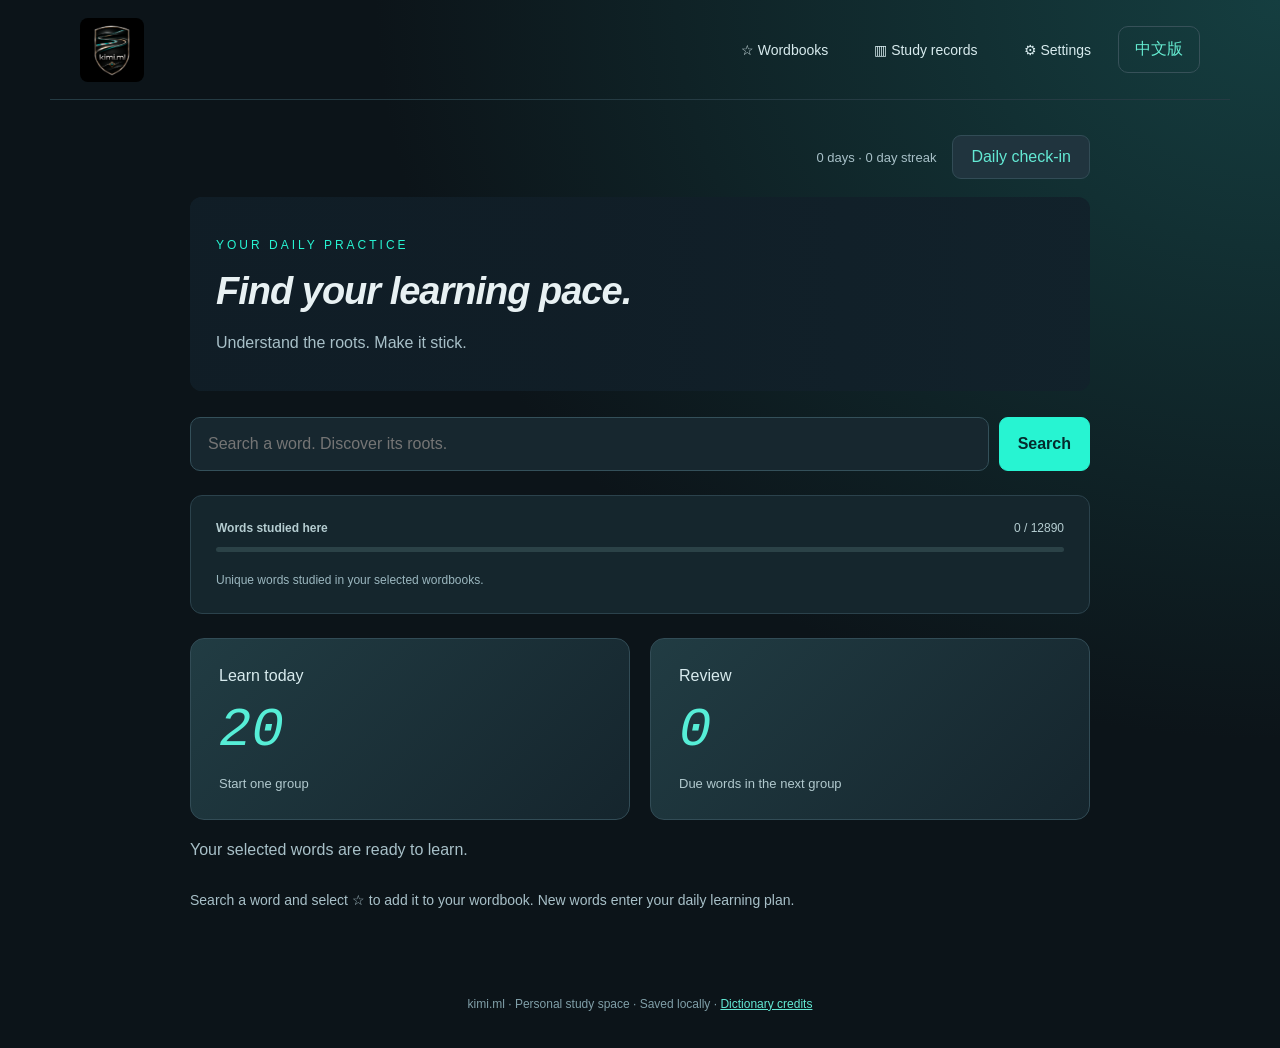
<file: index.html>
<!doctype html><html lang="en"><head><meta charset="utf-8"><meta name="viewport" content="width=device-width,initial-scale=1"><title>IELTS-kimi · Daily English Practice</title><link rel="icon" type="image/png" href="logo-shield.png?v=black-gold-2"><link rel="apple-touch-icon" href="logo-shield.png?v=black-gold-2"><link rel="stylesheet" href="app.css"></head><body><header><button id="home" class="brand" aria-label="Home"><img src="logo-shield.png?v=black-gold-2" alt="kimi.ml — Spa circuit and chip shield"></button><nav><button data-page="words">☆ <span>Wordbooks</span></button><button data-page="records">▥ <span>Study records</span></button><button data-page="settings" aria-label="Study settings">⚙ <span>Settings</span></button><a href="zh.html" class="language-link" lang="zh-CN">中文版</a></nav></header><main><section id="today" class="page"><div class="check-in-bar"><span id="checkInSummary" class="muted"></span><button id="dailyCheckIn" type="button">Daily check-in</button></div><div class="hero"><p class="eyebrow">YOUR DAILY PRACTICE</p><h1>Find your learning pace.</h1><p>Understand the roots. Make it stick.</p></div><form id="searchForm"><input id="query" type="search" placeholder="Search a word. Discover its roots." aria-label="Search dictionary" required maxlength="80"><button class="primary">Search</button></form><div id="suggestions"></div><div class="progress-panel"><div id="newProgressWrap"><div class="new-progress-label"><b>Words studied here</b><span id="newProgressLabel"></span></div><progress id="newProgress" max="1" value="0"></progress></div><small>Unique words studied in your selected wordbooks.</small></div><div class="daily"><button id="learn"><span>Learn today</span><strong id="learnCount">—</strong><small>Start one group</small></button><button id="review"><span>Review</span><strong id="reviewCount">—</strong><small>Due words in the next group</small></button></div><p id="nextDue" class="muted"></p><p class="tip">Search a word and select ☆ to add it to your wordbook. New words enter your daily learning plan.</p></section><section id="words" class="page" hidden><div class="wordbooks-heading"><h1>Wordbooks</h1><button id="closeWordbooks" class="close-study" type="button" aria-label="Close wordbooks and return to Today" title="Close (Esc)">×</button></div><div class="wordbook-actions"><button id="openCreateBook" type="button" aria-expanded="false" aria-controls="createBookForm">Create wordbook</button><button id="openWordbooks" type="button" aria-expanded="false" aria-controls="wordBooks">My wordbooks</button></div><form id="createBookForm" class="create-book" hidden><input id="newBookName" placeholder="New wordbook name" aria-label="New wordbook name" maxlength="60" required><button id="createBook" class="primary" type="submit">Create</button></form><p id="bookStatus" role="status"></p><div id="wordBooks" hidden class="book-selectors" aria-label="Filter wordbooks"></div><input id="wordFilter" placeholder="Filter your saved words" aria-label="Filter saved words"><div class="wordbook-controls"><span id="wordRange" role="status"></span><label>Per page <select id="wordPageSize" aria-label="Words per page"><option value="10">10</option><option value="20" selected>20</option></select></label></div><div id="wordSuggestions" aria-live="polite"></div><div id="wordList"></div><nav id="wordPagination" class="pagination" aria-label="Wordbook pages"></nav><details><summary>Offline dictionary</summary><p id="offlineStatus"></p><p id="offlineMissing" class="muted"></p></details><details id="addWordsPanel"><summary>Add words to a wordbook</summary><label>Wordbook<select id="importBook" aria-label="Destination wordbook"></select></label><p>Choose a wordbook and enter one word per line. Existing learning progress is shared across wordbooks.</p><textarea id="importText" placeholder="infinite&#10;transport"></textarea><button id="importWords" class="primary">Add words</button><p id="importStatus"></p></details></section><section id="records" class="page" hidden><div class="wordbooks-heading"><h1>Study records</h1><button id="closeRecords" class="close-study" type="button" aria-label="Close study records and return to Today" title="Close (Esc)">×</button></div><div class="metrics"><div><small>Words learned</small><strong id="lifetimeWords"></strong></div><div><small>Total study time</small><strong id="lifetimeTime"></strong></div><div><small>Words studied here</small><strong id="newLearned"></strong></div><div><small>Current streak</small><strong id="streak"></strong></div></div><h2>Check-ins</h2><div class="metrics"><div><small>Total check-in days</small><strong id="checkInTotal"></strong></div><div><small>Current check-in streak</small><strong id="checkInStreak"></strong></div><div><small>Longest check-in streak</small><strong id="checkInBest"></strong></div><div><small>Study time here</small><strong id="localStudyTime"></strong></div></div><div class="calendar-nav"><button id="prevMonth">Previous</button><b id="month"></b><button id="nextMonth">Next</button></div><div id="calendar"></div><div id="dayDetail"></div><details hidden><summary>Imported history</summary><div class="progress-panel"><div><b>Bubei progress snapshot</b><span id="progressLabel"></span></div><progress id="progress" max="12907" value="6904"></progress><small id="migrationNote"></small></div><p id="historical"></p><p>Historical daily events and review dates were not present in the screenshots. They have not been invented.</p></details></section><section id="settings" class="page" hidden><div class="wordbooks-heading"><h1>Study settings</h1><button id="closeSettings" class="close-study" type="button" aria-label="Close study settings and return to Today" title="Close (Esc)">×</button></div><label>New words per group<select id="newLimit"><option>10</option><option>20</option><option>30</option></select></label><label>Reviews per group<select id="reviewLimit"><option>20</option><option>40</option><option>60</option></select></label><label>Pronunciation<select id="accent"><option value="en-US">American English</option><option value="en-GB">British English</option></select></label><label>Automatically pronounce words<input type="checkbox" id="autoSpeak"></label><details id="aiIntegration"><summary>AI assistance <span class="muted">· Not connected</span></summary><p>Connect an online AI service here in a future update for word-root explanations, memory tips, and example sentences.</p><p class="muted">This is a reserved integration entry. Provider and API key setup are not available yet. No AI requests are sent.</p></details><div class="backup"><h3>Your records are saved in this browser.</h3><p id="saveStatus" role="status">Connecting…</p><button id="retry">Retry save</button> <button id="export">Download backup</button> <button id="restore">Restore backup</button><input type="file" id="restoreFile" accept=".json" hidden></div><details><summary>How reviews work</summary><p>Recall before revealing. Reviews use calendar days: Forgot → tomorrow; Unsure → 2 days; Remembered → 3 days initially, then 6 days and progressively longer intervals (up to 365 days). Forgot resets the interval and reduces future growth; Unsure brings the word back in 2 days. This is a day-based SM-2 adaptation, not Bubei’s proprietary algorithm.</p><p>Overdue learning steps come first, followed by overdue reviews. A new group is available each day while unstudied words remain. Unfinished groups resume on the same day. You can continue with additional groups after finishing. Due reviews remain available separately.</p><a href="https://super-memory.com/english/ol/sm2.htm" target="_blank" rel="noopener">SuperMemo SM-2 specification</a> · <a href="https://docs.ankiweb.net/deck-options.html" target="_blank" rel="noopener">Anki learning steps</a> · <a href="https://www.psychologicalscience.org/publications/journals/pspi/learning-techniques.html" target="_blank" rel="noopener">Research on spaced retrieval</a></details></section><section id="study" class="page" hidden><div class="study-top"><span id="sessionCount"></span></div><progress id="groupProgress" max="1" value="0" hidden aria-label="Current group progress"></progress><form id="resultSearch" hidden><input id="resultQuery" type="search" aria-label="Search another word" required maxlength="80"><button class="primary">Search</button></form><div class="study-panel"><button id="exit" class="close-study" type="button" aria-label="Close and return to Today" title="Close (Esc)">×</button><div id="studyEmpty" hidden></div><div id="definitionActions" hidden><button id="retryDefinition">Retry</button> <button id="skipDefinition">Skip for now</button></div><button id="nextGroup" class="primary" hidden>Learn another group</button><article id="card"><div class="wordheading"><h1 id="word"></h1><button id="sound" aria-label="Pronounce word">♫</button><button id="star" aria-label="Save word" aria-pressed="false">☆</button></div><div class="pronunciation-choice"><label for="wordAccent">Pronunciation</label><select id="wordAccent"><option value="en-US">American English</option><option value="en-GB">British English</option></select></div><p id="phonetic"></p><button id="reveal" class="primary">Recall, then reveal</button><div id="answer"><p id="meaning"></p><button id="toggleChinese" aria-expanded="false">Show Chinese</button><p id="chineseMeaning" lang="zh-CN" hidden></p><div id="partsLegend" class="legend"><span>Prefix</span><span>Root</span><span>Suffix</span></div><div id="parts"></div><h3 id="originTitle" hidden>Word origin</h3><p id="origin" class="muted"></p><a id="etymologySource" target="_blank" rel="noopener" hidden>Etymology source</a><a id="exampleSource" target="_blank" rel="noopener" hidden>Example source</a><p id="exampleSense" class="muted" hidden></p><div id="exampleRow" hidden><p id="example"></p><button id="readExample" type="button" aria-label="Read example aloud">♫ Listen</button></div></div><div id="ratings"><button data-grade="again">Forgot</button><button data-grade="hard">Unsure</button><button data-grade="good">Remembered</button></div><p id="studyHint" class="muted"></p></article></div></section><p id="notice" role="status"></p></main><dialog id="saveBookDialog" aria-labelledby="saveBookTitle"><button id="closeSaveBooks" class="close-study" type="button" aria-label="Close">×</button><h2 id="saveBookTitle">Save to wordbooks</h2><p id="saveBookWord"></p><div id="saveBookOptions"></div><p id="saveBookStatus" role="status"></p><button id="saveBookConfirm" class="primary" type="button">Save</button></dialog><footer>kimi.ml · Personal study space · Saved locally · <a href="./sources.html">Dictionary credits</a></footer><script src="scheduler.js"></script><script src="./browser-store.js"></script><script src="client.js"></script></body></html>
</file>
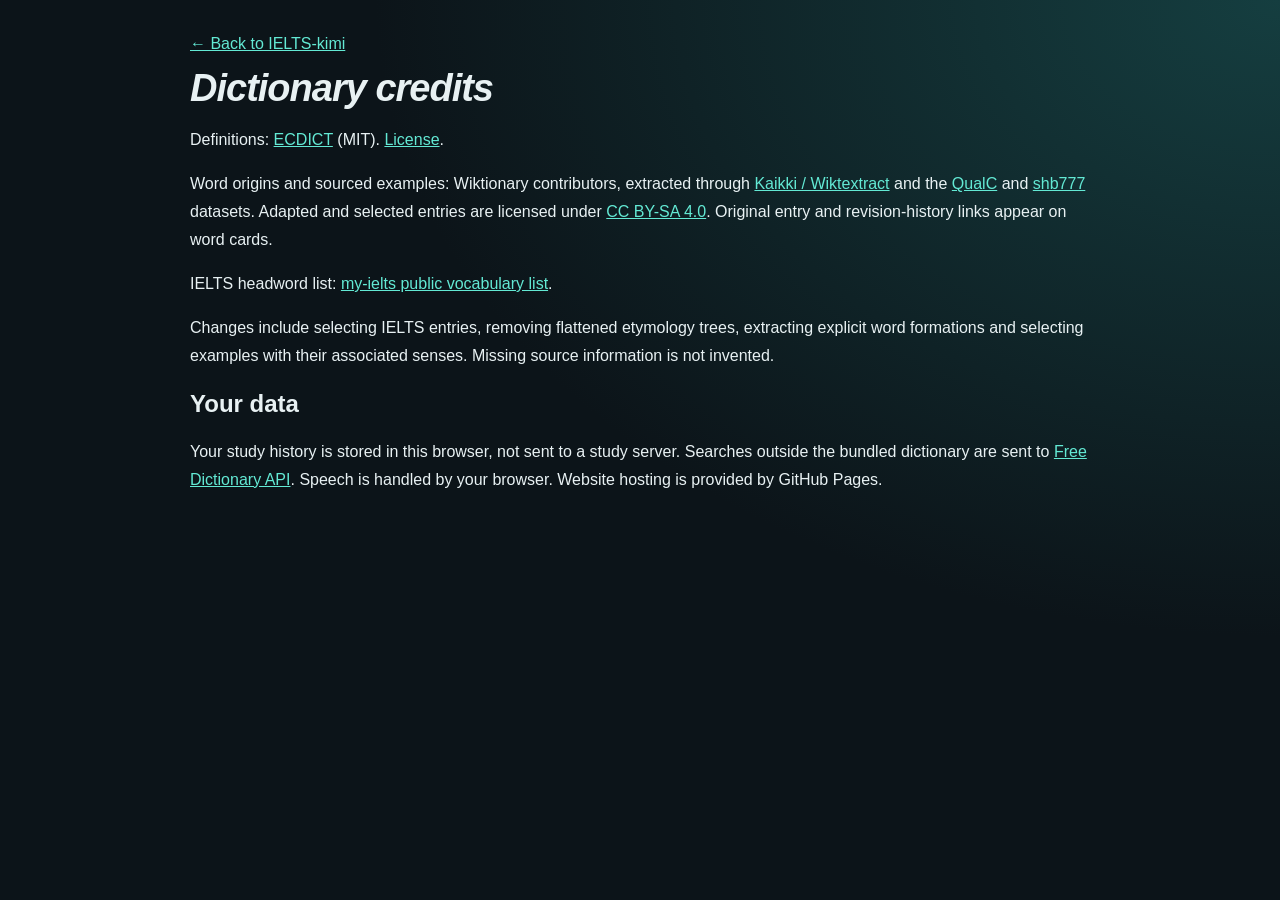
<file: sources.html>
<!doctype html><html lang="en"><meta charset="utf-8"><meta name="viewport" content="width=device-width,initial-scale=1"><title>Dictionary credits · IELTS-kimi</title><link rel="stylesheet" href="app.css"><main><a href="./">← Back to IELTS-kimi</a><h1>Dictionary credits</h1><p>Definitions: <a href="https://github.com/skywind3000/ECDICT">ECDICT</a> (MIT). <a href="./ECDICT-LICENSE.txt">License</a>.</p><p>Word origins and sourced examples: Wiktionary contributors, extracted through <a href="https://kaikki.org/dictionary/English/">Kaikki / Wiktextract</a> and the <a href="https://huggingface.co/datasets/nandhakumarms/qualc-wiktionary-en">QualC</a> and <a href="https://huggingface.co/datasets/shb777/wiktionary-en">shb777</a> datasets. Adapted and selected entries are licensed under <a href="https://creativecommons.org/licenses/by-sa/4.0/">CC BY-SA 4.0</a>. Original entry and revision-history links appear on word cards.</p><p>IELTS headword list: <a href="https://github.com/hefengxian/my-ielts/blob/master/src/pages/vocabulary/vocabulary.txt">my-ielts public vocabulary list</a>.</p><p>Changes include selecting IELTS entries, removing flattened etymology trees, extracting explicit word formations and selecting examples with their associated senses. Missing source information is not invented.</p><h2>Your data</h2><p>Your study history is stored in this browser, not sent to a study server. Searches outside the bundled dictionary are sent to <a href="https://dictionaryapi.dev/">Free Dictionary API</a>. Speech is handled by your browser. Website hosting is provided by GitHub Pages.</p></main></html>
</file>
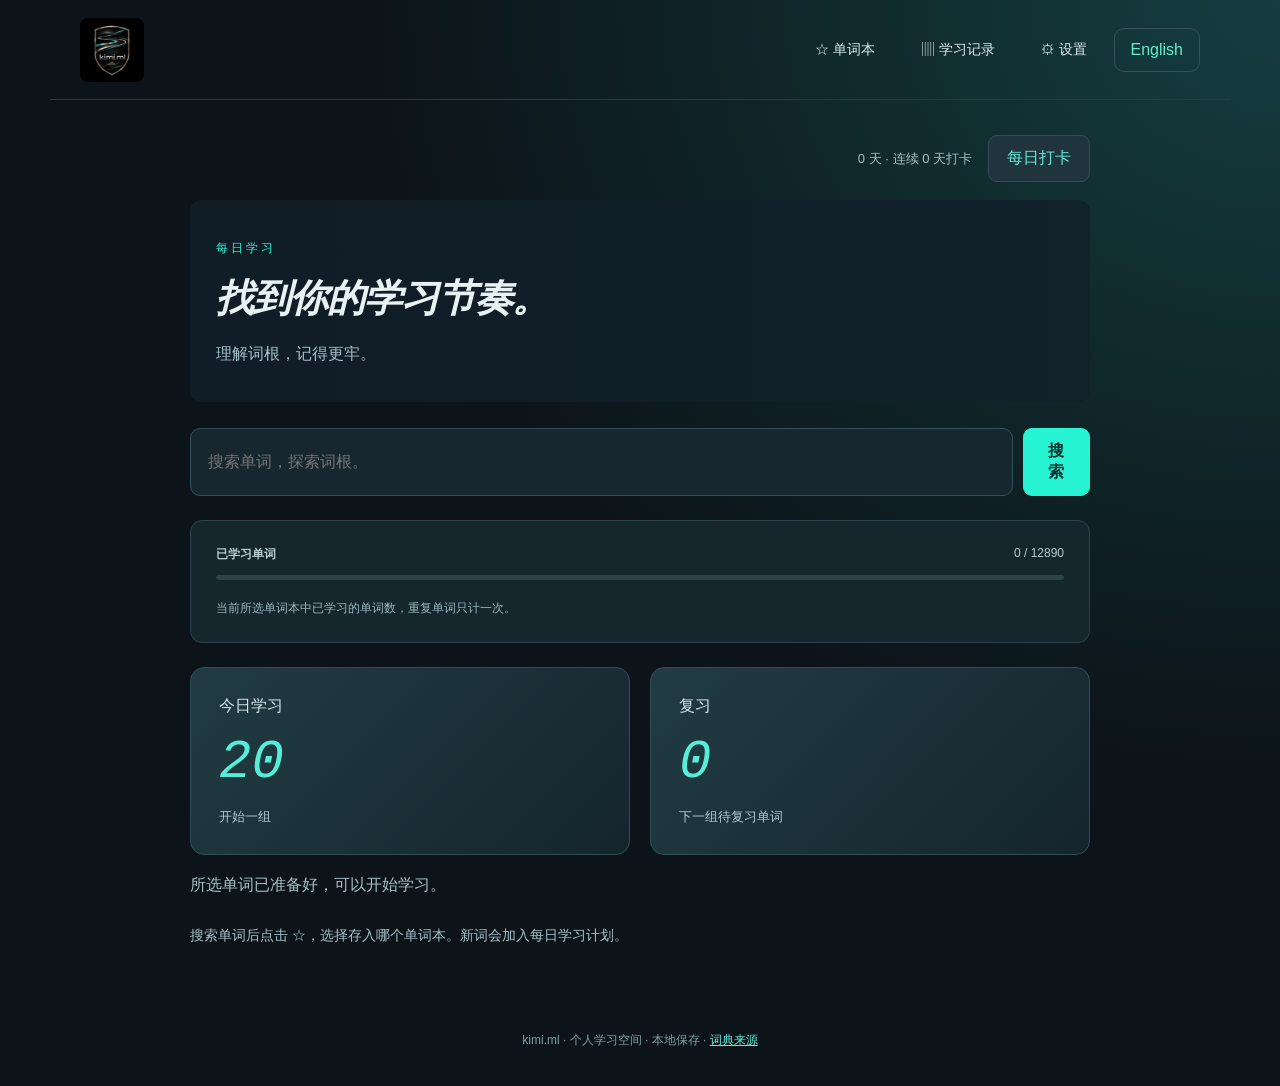
<file: zh.html>
<!doctype html><html lang="zh-CN"><head><meta charset="utf-8"><meta name="viewport" content="width=device-width,initial-scale=1"><title>IELTS-kimi · 每日英语学习</title><link rel="icon" type="image/png" href="logo-shield.png?v=black-gold-2"><link rel="apple-touch-icon" href="logo-shield.png?v=black-gold-2"><link rel="stylesheet" href="app.css"></head><body><header><button id="home" class="brand" aria-label="首页"><img src="logo-shield.png?v=black-gold-2" alt="kimi.ml — Spa circuit and chip shield"></button><nav><button data-page="words">☆ <span>单词本</span></button><button data-page="records">▥ <span>学习记录</span></button><button data-page="settings" aria-label="学习设置">⚙ <span>设置</span></button><a href="index.html" class="language-link" lang="en">English</a></nav></header><main><section id="today" class="page"><div class="check-in-bar"><span id="checkInSummary" class="muted"></span><button id="dailyCheckIn" type="button">每日打卡</button></div><div class="hero"><p class="eyebrow">每日学习</p><h1>找到你的学习节奏。</h1><p>理解词根，记得更牢。</p></div><form id="searchForm"><input id="query" type="search" placeholder="搜索单词，探索词根。" aria-label="搜索词典" required maxlength="80"><button class="primary">搜索</button></form><div id="suggestions"></div><div class="progress-panel"><div id="newProgressWrap"><div class="new-progress-label"><b>已学习单词</b><span id="newProgressLabel"></span></div><progress id="newProgress" max="1" value="0"></progress></div><small>当前所选单词本中已学习的单词数，重复单词只计一次。</small></div><div class="daily"><button id="learn"><span>今日学习</span><strong id="learnCount">—</strong><small>开始一组</small></button><button id="review"><span>复习</span><strong id="reviewCount">—</strong><small>下一组待复习单词</small></button></div><p id="nextDue" class="muted"></p><p class="tip">搜索单词后点击 ☆，选择存入哪个单词本。新词会加入每日学习计划。</p></section><section id="words" class="page" hidden><div class="wordbooks-heading"><h1>单词本</h1><button id="closeWordbooks" class="close-study" type="button" aria-label="关闭单词本并返回首页" title="关闭（Esc）">×</button></div><div class="wordbook-actions"><button id="openCreateBook" type="button" aria-expanded="false" aria-controls="createBookForm">创建单词本</button><button id="openWordbooks" type="button" aria-expanded="false" aria-controls="wordBooks">我的单词本</button></div><form id="createBookForm" class="create-book" hidden><input id="newBookName" placeholder="新单词本名称" aria-label="新单词本名称" maxlength="60" required><button id="createBook" class="primary" type="submit">创建</button></form><p id="bookStatus" role="status"></p><div id="wordBooks" hidden class="book-selectors" aria-label="筛选单词本"></div><input id="wordFilter" placeholder="搜索已收藏单词" aria-label="筛选已收藏单词"><div class="wordbook-controls"><span id="wordRange" role="status"></span><label>每页数量 <select id="wordPageSize" aria-label="每页单词数"><option value="10">10</option><option value="20" selected>20</option></select></label></div><div id="wordSuggestions" aria-live="polite"></div><div id="wordList"></div><nav id="wordPagination" class="pagination" aria-label="单词本分页"></nav><details><summary>离线词典</summary><p id="offlineStatus"></p><p id="offlineMissing" class="muted"></p></details><details id="addWordsPanel"><summary>向单词本添加单词</summary><label>单词本<select id="importBook" aria-label="目标单词本"></select></label><p>选择单词本，每行输入一个单词。同一单词在不同单词本中共享学习进度。</p><textarea id="importText" placeholder="infinite&amp;#10;transport"></textarea><button id="importWords" class="primary">添加单词</button><p id="importStatus"></p></details></section><section id="records" class="page" hidden><div class="wordbooks-heading"><h1>学习记录</h1><button id="closeRecords" class="close-study" type="button" aria-label="关闭学习记录并返回首页" title="关闭（Esc）">×</button></div><div class="metrics"><div><small>已学词数</small><strong id="lifetimeWords"></strong></div><div><small>累计学习时间</small><strong id="lifetimeTime"></strong></div><div><small>已学习单词</small><strong id="newLearned"></strong></div><div><small>连续学习天数</small><strong id="streak"></strong></div></div><h2>打卡记录</h2><div class="metrics"><div><small>累计打卡天数</small><strong id="checkInTotal"></strong></div><div><small>连续打卡天数</small><strong id="checkInStreak"></strong></div><div><small>最长连续打卡</small><strong id="checkInBest"></strong></div><div><small>本站学习时长</small><strong id="localStudyTime"></strong></div></div><div class="calendar-nav"><button id="prevMonth">上一月</button><b id="month"></b><button id="nextMonth">下一月</button></div><div id="calendar"></div><div id="dayDetail"></div><details hidden><summary>Imported history</summary><div class="progress-panel"><div><b>Bubei progress snapshot</b><span id="progressLabel"></span></div><progress id="progress" max="12907" value="6904"></progress><small id="migrationNote"></small></div><p id="historical"></p><p>Historical daily events and review dates were not present in the screenshots. They have not been invented.</p></details></section><section id="settings" class="page" hidden><div class="wordbooks-heading"><h1>学习设置</h1><button id="closeSettings" class="close-study" type="button" aria-label="关闭设置并返回首页" title="关闭（Esc）">×</button></div><label>每组新词数量<select id="newLimit"><option>10</option><option>20</option><option>30</option></select></label><label>每组复习数量<select id="reviewLimit"><option>20</option><option>40</option><option>60</option></select></label><label>发音<select id="accent"><option value="en-US">美式英语</option><option value="en-GB">英式英语</option></select></label><label>自动朗读单词<input type="checkbox" id="autoSpeak"></label><details id="aiIntegration"><summary>AI 辅助 <span class="muted">· 尚未接入</span></summary><p>未来可在此接入在线 AI，辅助查询词根词缀、记忆方法和例句。</p><p class="muted">这是预留接入入口，暂不支持服务商及 API 密钥配置，目前不会发送 AI 请求。</p></details><div class="backup"><h3>学习记录保存在当前浏览器中。</h3><p id="saveStatus" role="status">正在连接…</p><button id="retry">重试保存</button> <button id="export">下载备份</button> <button id="restore">恢复备份</button><input type="file" id="restoreFile" accept=".json" hidden></div><details><summary>复习规则</summary><p>先回忆再查看答案。复习按自然日安排：忘记了→次日；不确定→2天后；记住了→首次3天后，之后6天，再逐步延长，最长365天。忘记会重置间隔并减缓后续增长；不确定则在2天后复习。这是按天调整的 SM-2 算法，并非不背单词的专有算法。</p><p>优先安排到期的学习步骤，再安排到期复习。还有未学单词时，每天可开始新的一组；当天未完成的小组可继续。完成后可以学习更多组，到期复习单独提供。</p><a href="https://super-memory.com/english/ol/sm2.htm" target="_blank" rel="noopener">SuperMemo SM-2 算法说明</a> · <a href="https://docs.ankiweb.net/deck-options.html" target="_blank" rel="noopener">Anki 学习步骤</a> · <a href="https://www.psychologicalscience.org/publications/journals/pspi/learning-techniques.html" target="_blank" rel="noopener">间隔回忆研究</a></details></section><section id="study" class="page" hidden><div class="study-top"><span id="sessionCount"></span></div><progress id="groupProgress" max="1" value="0" hidden aria-label="当前组进度"></progress><form id="resultSearch" hidden><input id="resultQuery" type="search" aria-label="搜索另一个单词" required maxlength="80"><button class="primary">搜索</button></form><div class="study-panel"><button id="exit" class="close-study" type="button" aria-label="关闭并返回首页" title="关闭（Esc）">×</button><div id="studyEmpty" hidden></div><div id="definitionActions" hidden><button id="retryDefinition">重试</button> <button id="skipDefinition">暂时跳过</button></div><button id="nextGroup" class="primary" hidden>再学一组</button><article id="card"><div class="wordheading"><h1 id="word"></h1><button id="sound" aria-label="朗读单词">♫</button><button id="star" aria-label="收藏单词" aria-pressed="false">☆</button></div><div class="pronunciation-choice"><label for="wordAccent">发音</label><select id="wordAccent"><option value="en-US">美式英语</option><option value="en-GB">英式英语</option></select></div><p id="phonetic"></p><button id="reveal" class="primary">回忆后查看答案</button><div id="answer"><p id="meaning"></p><button id="toggleChinese" aria-expanded="false">显示中文释义</button><p id="chineseMeaning" lang="zh-CN" hidden></p><div id="partsLegend" class="legend"><span>前缀</span><span>词根</span><span>后缀</span></div><div id="parts"></div><h3 id="originTitle" hidden>词源</h3><p id="origin" class="muted"></p><a id="etymologySource" target="_blank" rel="noopener" hidden>词源出处</a><a id="exampleSource" target="_blank" rel="noopener" hidden>例句出处</a><p id="exampleSense" class="muted" hidden></p><div id="exampleRow" hidden><p id="example"></p><button id="readExample" type="button" aria-label="朗读例句">♫ 朗读</button></div></div><div id="ratings"><button data-grade="again">忘记了</button><button data-grade="hard">不确定</button><button data-grade="good">记住了</button></div><p id="studyHint" class="muted"></p></article></div></section><p id="notice" role="status"></p></main><dialog id="saveBookDialog" aria-labelledby="saveBookTitle"><button id="closeSaveBooks" class="close-study" type="button" aria-label="关闭">×</button><h2 id="saveBookTitle">收藏到单词本</h2><p id="saveBookWord"></p><div id="saveBookOptions"></div><p id="saveBookStatus" role="status"></p><button id="saveBookConfirm" class="primary" type="button">保存</button></dialog><footer>kimi.ml · 个人学习空间 · 本地保存 · <a href="./sources.html">词典来源</a></footer><script src="scheduler.js"></script><script src="./browser-store.js"></script><script src="client-zh.js"></script></body></html>
</file>
<file: app.css>
*{box-sizing:border-box}html{color-scheme:dark}body{margin:0;background:radial-gradient(ellipse at 100% 0,#153e40,transparent 50%),#0c1419;color:#e8f1f3;font:16px -apple-system,BlinkMacSystemFont,'Segoe UI',sans-serif;min-height:100vh}button,input,select,textarea{font:inherit}button{cursor:pointer;background:#20343e;color:#d8ebee;border:1px solid #324c56;border-radius:9px;padding:12px 18px}button:hover{background:#294751}button:disabled{opacity:.5;cursor:wait}button:focus-visible,input:focus-visible,select:focus-visible,a:focus-visible{outline:2px solid #27f4d2;outline-offset:3px}[hidden]{display:none!important}header{max-width:1180px;margin:auto;height:100px;display:flex;justify-content:space-between;align-items:center;padding:0 30px;border-bottom:1px solid #253b43}.brand{display:flex;align-items:center;gap:12px;background:none;border:0;padding:0;font-size:28px;font-style:italic}.brand img{width:64px;height:64px;object-fit:contain;border-radius:8px;flex:none}nav{display:flex;gap:8px}nav button{background:transparent;border-color:transparent;font-size:14px}nav button.selected{color:#27f4d2;background:#27f4d20e}main{max-width:960px;margin:auto;padding:35px 30px}.hero{padding:25px 0 30px;position:relative}.eyebrow{letter-spacing:3px;font-size:12px;color:#27f4d2}h1{font-size:38px;letter-spacing:-1px;margin:14px 0;font-style:italic}p{line-height:1.75}.hero>p:last-child,.muted,.tip{color:#a8c0c8}.hero:after{content:'';position:absolute;right:10px;top:35px;width:100px;height:100px;border-right:8px solid #27f4d2;border-bottom:8px solid #27f4d2;transform:skew(-20deg);opacity:.12;pointer-events:none}#searchForm{display:flex;gap:10px;margin:0 0 20px}input[type=search],#wordFilter,textarea{background:#17272f;border:1px solid #34505a;border-radius:10px;padding:17px;color:#e9f3f4;min-width:0;width:100%}.primary{background:#27f4d2;color:#052b2d;font-weight:650;border-color:#27f4d2}.primary:hover{background:#7fffe8}.progress-panel{padding:25px;background:#15262d;border:1px solid #2b424c;border-radius:12px;margin:24px 0}.progress-panel>div{display:flex;justify-content:space-between;gap:20px;font-size:14px}progress{width:100%;height:8px;margin:18px 0;accent-color:#27f4d2;border:0;border-radius:8px}progress::-webkit-progress-bar{background:#2b4247;border-radius:8px}progress::-webkit-progress-value{background:#27f4d2;border-radius:8px}.progress-panel small{font-size:12px;color:#9bb7bf}.daily{display:grid;grid-template-columns:1fr 1fr;gap:20px}.daily button{text-align:left;background:linear-gradient(135deg,#213c43,#15252d);padding:28px;border-radius:14px}.daily span,.daily strong,.daily small{display:block}.daily strong{font:italic 54px ui-monospace,monospace;color:#56eed7;margin:15px 0}.daily small{font-size:13px;color:#b1c9ce}.tip{font-size:14px;margin-top:24px}footer{text-align:center;font-size:12px;color:#809fa8;padding:35px}.metrics{display:grid;grid-template-columns:repeat(4,1fr);gap:10px;margin:25px 0}.metrics>div{padding:18px;background:#182b34;border-radius:10px}.metrics strong{display:block;font-size:27px;margin-top:12px;color:#39e9cf}.metrics small{font-size:12px;color:#acc6cd}.calendar-nav{display:flex;justify-content:space-between;align-items:center;margin-top:30px}#calendar{display:grid;grid-template-columns:repeat(7,1fr);gap:10px;margin:25px 0}#calendar>span{text-align:center;color:#96b4bc;font-size:12px}#calendar button{padding:14px 4px}.studied{background:#27f4d2;color:#062e2d}.current-day{outline:1px solid #27f4d2}details{padding:20px;background:#14262e;border:1px solid #28434c;border-radius:12px;margin:25px 0}summary{cursor:pointer}details p,details a{font-size:14px}a{color:#63e9d4}label{display:flex;justify-content:space-between;align-items:center;padding:24px 0;border-bottom:1px solid #30434d;gap:20px}select{padding:10px;background:#182b34;border:1px solid #38545e;border-radius:6px}.backup{margin:30px 0}#saveStatus,#notice{color:#6ef0db;font-size:14px}textarea{height:150px;margin:15px 0}.wordrow{display:flex;justify-content:space-between;gap:15px;align-items:center;border-bottom:1px solid #2a414b;padding:17px 0}.wordrow .name{flex:1;text-align:left;background:transparent;border:0}.wordrow small{color:#9fbac2;display:block;font-size:12px;margin-top:5px}.star{color:#54efd5;font-size:24px;background:none;border:0}.study-top{display:flex;justify-content:space-between;align-items:center;color:#a5c3cb;font-size:14px}#card{margin:25px 0;background:#172830;border:1px solid #35515a;border-top:3px solid #27f4d2;border-radius:12px;padding:32px}.wordheading{display:flex;justify-content:center;align-items:center;gap:16px}.wordheading h1{font:52px Georgia,serif;font-style:normal;overflow-wrap:anywhere}.wordheading button{padding:8px 12px}#star[aria-pressed=true]{color:#27f4d2}#phonetic{text-align:center;color:#9ebcc4}#meaning{white-space:pre-line;line-height:1.8}#parts{display:flex;flex-wrap:wrap;gap:12px}.part{flex:1;min-width:125px;border-radius:10px;padding:20px}.part b{font:30px Georgia,serif}.part p{font-size:14px}.pink{background:#4c3045;color:#ffbbd5}.blue{background:#28485f;color:#b9ddff}.green{background:#195447;color:#b3f5d7}.legend{display:flex;gap:20px;font-size:12px;margin:25px 0 14px;color:#bdcdd2}.legend span:nth-child(1){color:#ffbbd5}.legend span:nth-child(2){color:#b9ddff}.legend span:nth-child(3){color:#b3f5d7}#origin{font-size:14px;border-left:2px solid #27f4d2;padding-left:14px}#example{font:20px/1.6 Georgia,serif}#source{color:#8eafb8;font-size:12px}#ratings{display:flex;gap:10px;margin-top:25px;position:sticky;bottom:0;padding:12px 0;background:#172830}#ratings button{flex:1}#ratings button:last-child{background:#27f4d2;color:#0b2d31}#ratings small{display:block;font-size:12px;margin-top:7px}#studyHint{font-size:13px}#studyEmpty{padding:35px 0}#suggestions button{margin:0 6px 8px 0;padding:8px 13px;font-size:14px}@media(max-width:650px){header{height:80px;padding:0 16px}.brand{font-size:23px}.brand img{width:44px;height:44px}nav{gap:0}nav button{padding:8px;font-size:12px}main{padding:20px 16px}h1{font-size:29px}.daily{gap:12px}.daily button{padding:20px}.daily strong{font-size:42px}.metrics{grid-template-columns:1fr 1fr}.wordheading h1{font-size:36px}#card{padding:22px 16px}.wordheading{gap:8px}#ratings button{padding:12px 6px;font-size:13px}.calendar-nav button{font-size:12px;padding:8px}#calendar{gap:6px}.progress-panel>div{flex-direction:column;gap:5px}}
.new-progress-label{display:flex;justify-content:space-between;font-size:12px;color:#b5cdd1}.new-progress-label+progress{height:5px;margin:12px 0 18px}#newProgressWrap{display:block!important}#newProgressWrap[hidden]{display:none!important}
.hero{isolation:isolate;border-radius:12px;overflow:hidden;padding:26px;margin-bottom:26px;background:#12232c}.hero:before{content:'';position:absolute;inset:0;z-index:-1;background:linear-gradient(90deg,#101d26f5 5%,#101d26d9 42%,#101d2630),url('https://images.ctfassets.net/1fvlg6xqnm65/7BzK4o3lcMUyHcgLd9KZUO/05d774510a98fdb134182cd5fd66915b/Image1.JPG?fm=webp&q=75&w=1200') center 58%/cover}.hero:after{display:none}.hero p{margin-bottom:8px}

#resultSearch{display:flex;gap:12px;margin:24px 0}#resultSearch[hidden]{display:none}#resultQuery{flex:1;min-width:0}#meaning,#chineseMeaning{white-space:pre-line}#toggleChinese{font-size:.85rem;padding:6px 12px}#studyEmpty{padding:32px;border:1px solid #30434a;border-radius:16px}

.study-panel{position:relative;margin:25px 0}
.study-panel #card{margin:0;padding-top:64px}
.study-panel #studyEmpty{padding:64px 32px 32px}
.close-study{position:absolute;top:12px;right:12px;z-index:2;width:40px;height:40px;display:grid;place-items:center;padding:0;border:0;border-radius:50%;background:transparent;color:#afc4c9;font-size:28px;line-height:1;cursor:pointer}
.close-study:hover{background:#2a4148;color:#63edcf}
.close-study:focus-visible{outline:2px solid #63edcf;outline-offset:3px}

.wordbook-controls{display:flex;justify-content:space-between;align-items:center;gap:16px;margin:18px 0;color:#afc4c9;font-size:14px}.wordbook-controls label{display:flex;align-items:center;gap:10px;margin:0}.wordbook-controls select{width:auto;padding:8px 12px}.pagination{display:flex;justify-content:center;align-items:center;flex-wrap:wrap;gap:8px;margin:24px 0}.pagination button{min-width:40px;padding:10px 14px}.pagination button[aria-current="page"]{background:#63edcf;color:#102326}.pagination button:disabled{opacity:.35;cursor:default}

.book-selectors{display:flex;gap:12px;flex-wrap:wrap;align-items:center;margin:22px 0}.book-selectors label{display:flex;align-items:center;gap:8px;margin:0;padding:10px 14px;border:1px solid #30434a;border-radius:10px;font-size:14px}.book-selectors input{width:18px;height:18px;accent-color:#63edcf}.book-selectors small{color:#afc4c9}

.create-book{display:flex;gap:12px;align-items:center;margin:20px 0}.create-book input{flex:1;min-width:0}.create-book button{white-space:nowrap}@media(max-width:600px){.create-book{flex-wrap:wrap}.create-book input{flex-basis:100%}}

.wordbook-actions{display:flex;flex-wrap:wrap;gap:12px;margin:20px 0}.wordbook-actions button[aria-expanded="true"]{background:#243e40;color:#63edcf}.create-book[hidden],.book-selectors[hidden]{display:none!important}#wordBooks{max-height:320px;overflow-y:auto;align-content:flex-start}#newBookName{padding:14px 18px;border:1px solid #30434a;border-radius:12px;background:#18252b;color:#e1ecef}

#saveBookDialog{position:fixed;width:min(440px,calc(100% - 32px));box-sizing:border-box;padding:28px;border:1px solid #30434a;border-radius:18px;background:#18252b;color:#e1ecef}#saveBookDialog::backdrop{background:#0009}#saveBookOptions{display:grid;gap:12px;max-height:45vh;overflow:auto;margin:22px 0}#saveBookOptions label{display:flex;align-items:center;gap:12px;margin:0}#saveBookOptions input{width:18px;height:18px;accent-color:#63edcf}#wordSuggestions button{margin:4px;padding:6px 12px}#wordSuggestions{color:#afc4c9}

.wordbooks-heading{display:flex;align-items:center;justify-content:space-between;gap:20px}.wordbooks-heading .close-study{position:static;flex-shrink:0}

.pronunciation-choice{display:flex;justify-content:center;align-items:center;gap:12px;flex-wrap:wrap;margin:12px 0}.pronunciation-choice label{padding:0;border:0;color:#a8c0c8;font-size:14px}#exampleRow{display:flex;align-items:center;gap:16px;flex-wrap:wrap}#exampleRow p{flex:1;min-width:180px}#readExample{white-space:nowrap}

.check-in-bar{display:flex;align-items:center;justify-content:flex-end;gap:16px;margin-bottom:18px}.check-in-bar span{font-size:13px}#dailyCheckIn{color:#63e9d4}.checked-in{box-shadow:inset 0 0 0 2px #63e9d4}#origin{white-space:pre-line}#exampleSource,#etymologySource{font-size:12px}#originTitle{font-size:16px;margin-top:24px}

.language-link{display:inline-block;color:var(--accent,#65ecd1);padding:12px 16px;border:1px solid #375159;border-radius:10px;text-decoration:none;white-space:nowrap}
</file>
